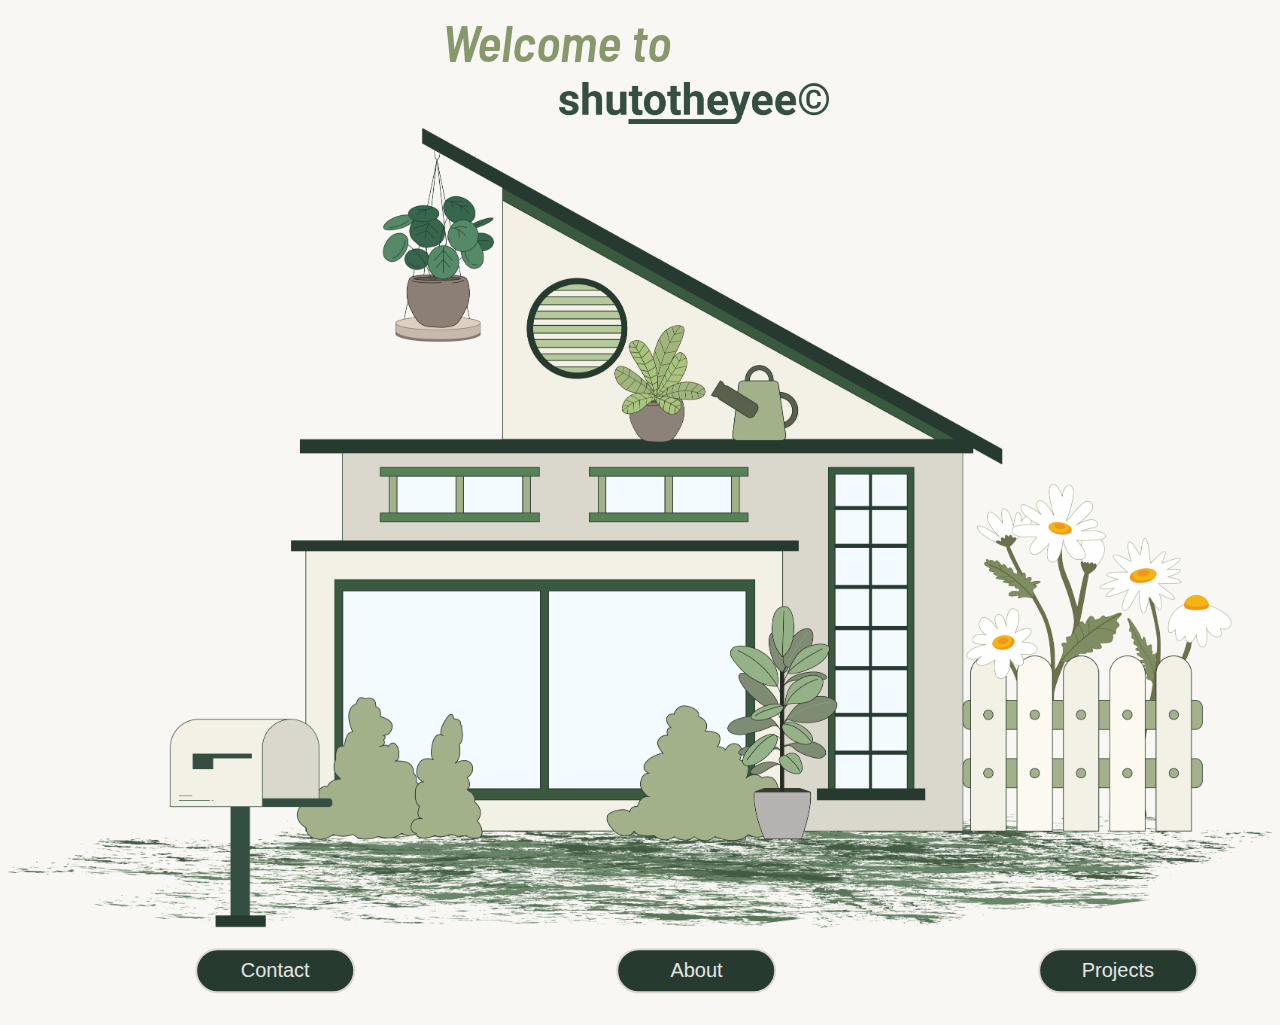
<file: index.html>
<!DOCTYPE html>
<html>

<head>
    <title>shutotheyee©</title>
    <link rel="shortcut icon" type="image/png" href="Assets/favicon.png">
    <link rel="stylesheet" href="styles.css">
    <link rel="stylesheet" href="https://fonts.google.com/specimen/Barlow+Semi+Condensed">
    <link rel="preconnect" href="https://fonts.googleapis.com">
    <link rel="preconnect" href="https://fonts.gstatic.com" crossorigin>
    <link href="https://fonts.googleapis.com/css2?family=Barlow+Semi+Condensed:ital,wght@1,600&display=swap"
        rel="stylesheet">
    <meta name="viewport" content="width=device-width, initial-scale=1.0">
    <style>
        img {
            display: block;
            margin-left: auto;
            margin-right: auto;
        }
    </style>
</head>

<body style="background-color: #F8F7F3;">
    <!-- Big Box Start -->

    <div id="BoxCategory_" style="width: 100%; height: 50px; margin: auto; display:flex; align-items:left; ">

        <!-- UpRight Box Start -->
        <div id="BoxCategory_" style="width: 30%; height: auto; align-items: center; margin: 5px;">
        </div>
        <!-- UpRight Box End -->

        <!-- UpMid Box Start -->
        <div id="BoxCategory_"
            style="width: 30%; height: auto; margin: -75px; padding-left: 120px; padding-top: 10px; padding-bottom: 10px; text-align: left;">
            <p id="G600" class="text-0" style="font-size:4vw"> Welcome to </p>
        </div>
        <!-- UpMid Box End -->

        <!-- UpRight Box Start -->
        <div id="BoxCategory_" style="width: 40%; height: auto; align-items: center; margin: 5px;">
        </div>
        <!-- UpRight Box End -->

    </div>

    <br>

    <div id="BoxCategory_" style="width: 58%; height: 50px; margin: auto; display:flex; align-items:left; ">

        <!-- DownLeft Box Start -->
        <div id="BoxCategory_" style="width: 58%; height: auto; align-items: center; margin: 5px; ">
        </div>
        <!-- DownLeft Box End -->

        <!-- DownMid Box Start -->
        <div id="BoxCategory_" style="width: 58%; height: auto; margin: 5px;">
            <img src="Assets/shutotheyee.png" alt="shutotheyee© logo" class="responsive" width="auto" height="auto"
                class="logo_center">
        </div>
        <!-- DownMid Box End-->

        <!-- DownRight Box Start -->
        <div id="BoxCategory_" style="width: 35%; height: auto; align-items: center; margin: 5px;">
        </div>
        <!-- DownRight Box End -->

    </div>

    <!-- Big Box End -->

    <div>

        <img src="Assets/Intro.png" alt="Intro" class="responsive" width="100%" height="100%">

        <br>

        <!-- Buttons Start -->

        <div id="BoxCategory_" style="width: 100%; height: 70px; align-items: center; margin: auto; display:flex;">

            <div id="BoxCategory_" class="btn-group_1" style="width: 90%; height: auto; margin: 120px;">
                <button type="button" onclick="window.location.href='Contact.html';">Contact</button>
            </div>

            <div id="BoxCategory_" class="btn-group_1" style="width: 90%; height: auto; margin: 120px;">
                <button type="button" onclick="window.location.href='About.html';">About</button>
            </div>

            <div id="BoxCategory_" class="btn-group_1" style="width: 90%; height: auto; margin: 120px;">
                <a href="#Projects"></a>
                <button type="button" onclick="window.location.href='About.html#Projects';">Projects</button>
            </div>





        </div>

        <!-- Buttons End -->



    </div>


</body>

</html>
</file>
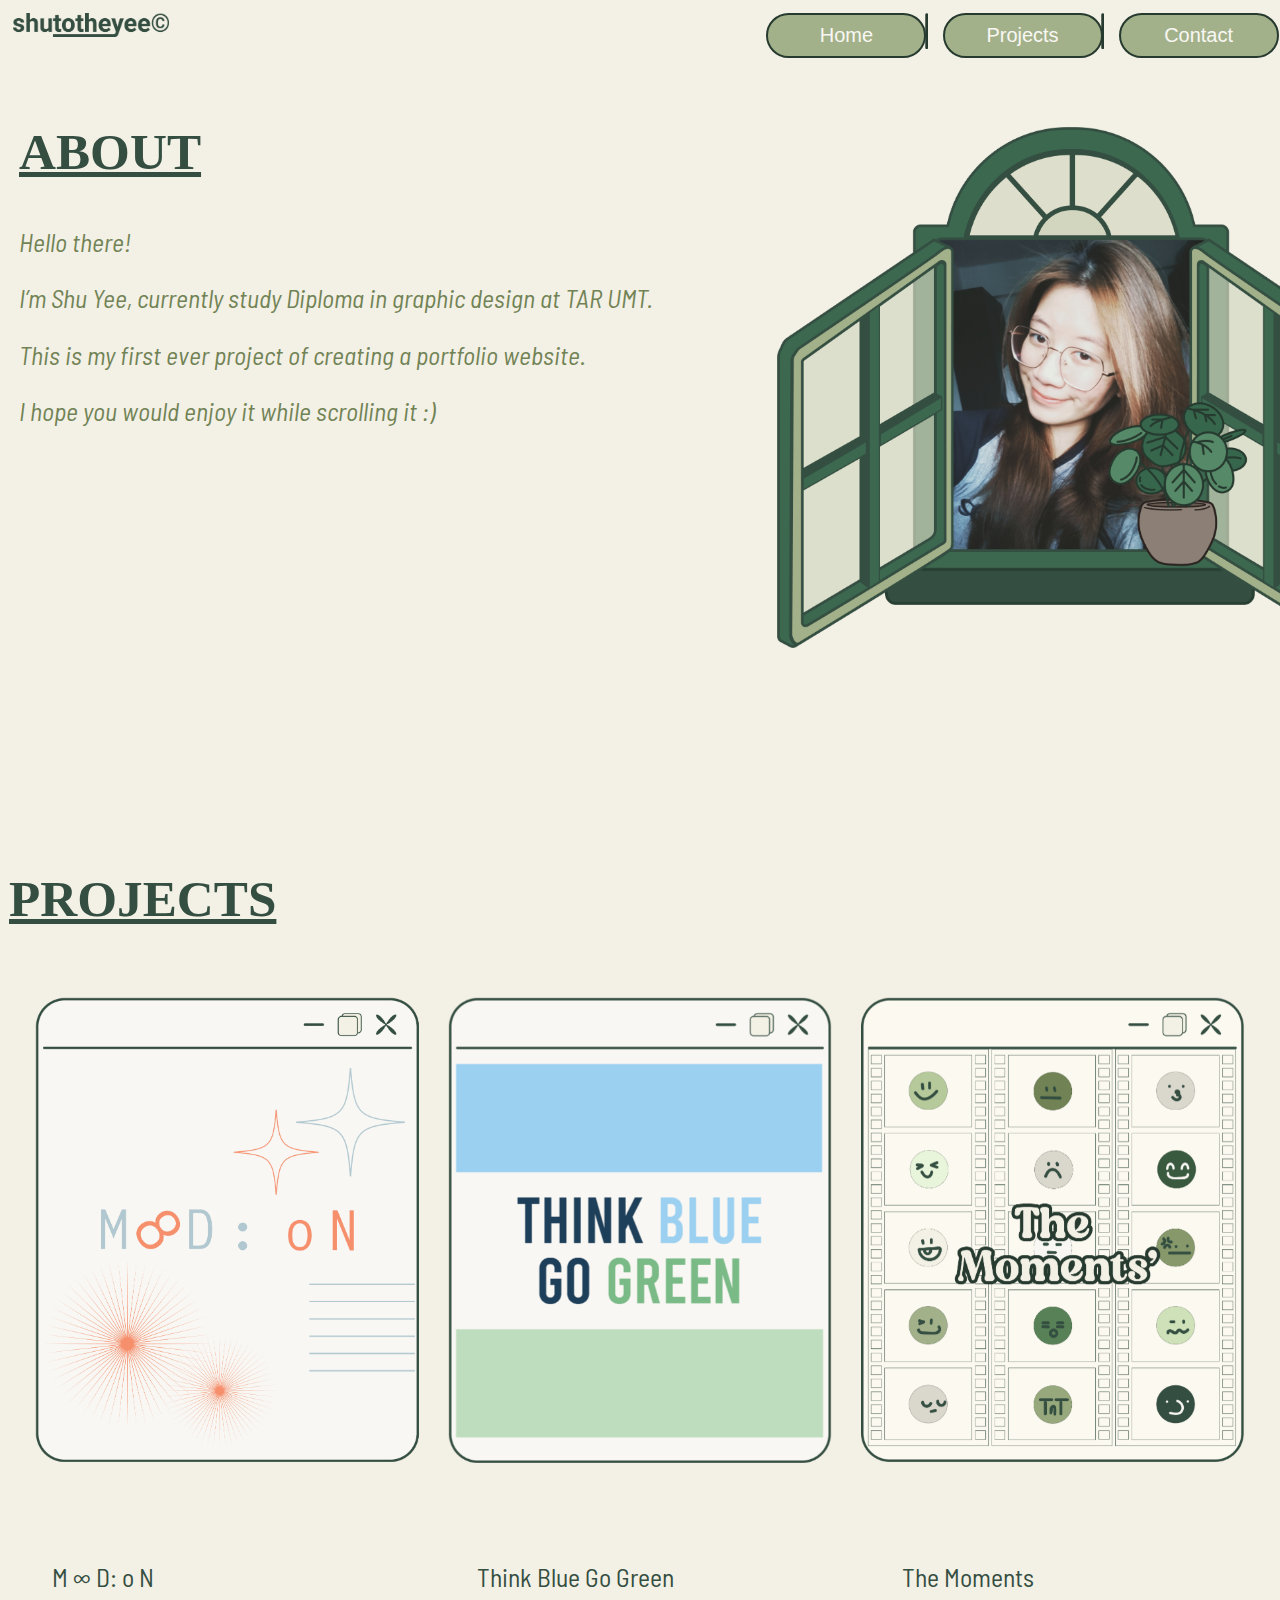
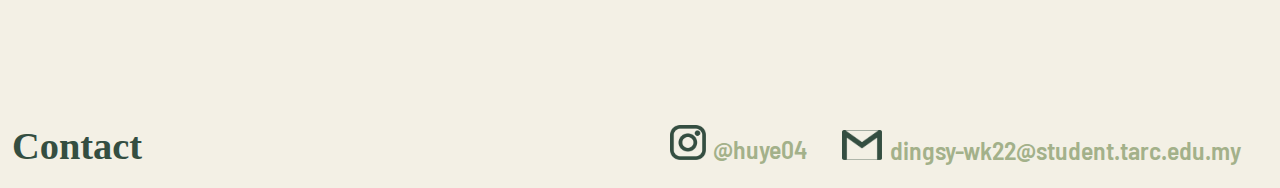
<file: About.html>
<!DOCTYPE html>
<html>

<head>
    <title>shutotheyee© - About</title>
    <link rel="shortcut icon" type="image/png" href="Assets/favicon.png">
    <link rel="stylesheet" href="styles.css">
    <link rel="stylesheet" href="https://fonts.google.com/specimen/Barlow+Semi+Condensed">
    <link rel="preconnect" href="https://fonts.googleapis.com">
    <link rel="preconnect" href="https://fonts.gstatic.com" crossorigin>
    <link href="https://fonts.googleapis.com/css2?family=Barlow+Semi+Condensed:ital,wght@0,400;0,600;1,500&display=swap"
        rel="stylesheet">
    <meta name="viewport" content="width=device-width, initial-scale=1.0">
    <style>
        img {
            display: block;
            margin-left: auto;
            margin-right: auto;
        }
    </style>
</head>

<body style="background-color: #F3F0E5;">

    <!-- Logo & Buttons Start -->

    <div id="BoxCategory_" style="width: 100%; height: 50px; margin: auto; display:flex; align-items:left; ">

        <!-- Left Box Start -->
        <div id="BoxCategory_" style="width: 15%; height: auto; align-items: center; margin: 5px;">
            <img src="Assets/shutotheyee.png" alt="shutotheyee© logo" class="responsive" width="auto" height="auto"
                class="logo_center">
        </div>
        <!-- Left Box End -->

        <!-- Mid Box Start -->
        <div id="BoxCategory_" style="width: 55%; height: auto; align-items: center; margin: 5px;">
        </div>
        <!-- Mid Box End -->

        <!-- Right Box Start -->
        <div id="BoxCategory_" style="width: 40%; height: auto; align-items: left; margin: 5px; display:flex;">

            <!-- Buttons Box Start -->
            <div id="BoxCategory_" class="btn-group_2"
                style="width: 160px; height: auto; margin: 0px; padding-left: 5px; padding-top: 0px; padding-right: 5px; padding-bottom: 5px;">
                <button type="button" onclick="window.location.href='index.html';">Home</button>
            </div>

            <div id="BoxCategory_"
                style="width: 3px; height: auto; margin: 0px; padding-left: 10px; padding-top: -10px; padding-right: 10px; padding-bottom: 45px;">
                <img src="Assets/Line.png" alt="Line" class="responsive" width="auto" height="auto">
            </div>

            <div id="BoxCategory_" class="btn-group_2"
                style="width: 160px; height: auto; margin: 0px; padding-left: 5px; padding-top: 0px; padding-right: 5px; padding-bottom: 5px;">
                <a href="#Projects"></a>
                <button type="button" onclick="window.location.href='About.html#Projects';">Projects</button>
            </div>

            <div id="BoxCategory_"
                style="width: 3px; height: auto; margin: 0px; padding-left: 10px; padding-top: -10px; padding-right: 10px; padding-bottom: 45px;">
                <img src="Assets/Line.png" alt="Line" class="responsive" width="auto" height="auto">
            </div>

            <div id="BoxCategory_" class="btn-group_2"
                style="width: 160px; height: auto; margin: 0px; padding-left: 5px; padding-top: 0px; padding-right: 5px; padding-bottom: 5px;">
                <button type="button" onclick="window.location.href='Contact.html';">Contact</button>
            </div>
            <!-- Buttons Box End -->

        </div>
        <!-- Right Box End -->

    </div>

    <!-- Logo & Buttons End -->



    <br>



    <!-- ABOUT Start -->

    <div id="BoxCategory_"
        style="width:100%; height: 700px; margin:auto; display: flex; align-items: left;padding-top: 10px;padding-bottom: 10px;padding-right: 0px;padding-left: 10px;">

        <!-- Section 1.1 Start -->
        <div id="BoxCategory_" style="width: 60%; margin: 1px;">

            <h1 id="G900" style="font-size:4vw;font-family: Bebas; text-decoration: underline; padding-bottom: 10px;">
                <a>ABOUT</a>
            </h1>

            <p id="G650" style="font-size: 2vw; font-family: Barlow Semi Condensed; font-style: italic;">
                Hello there!</p>

            <p id="G650" style="font-size: 2vw; font-family: Barlow Semi Condensed; font-style: italic;">
                I’m Shu Yee, currently study Diploma in graphic design at TAR UMT. </p>

            <p id="G650" style="font-size: 2vw; font-family: Barlow Semi Condensed; font-style: italic;">
                This is my first ever project of creating a portfolio website.</p>

            <p id="G650" style="font-size: 2vw; font-family: Barlow Semi Condensed; font-style: italic;">
                I hope you would enjoy it while scrolling it :) </p>

        </div>
        <!-- Section 1.1 End -->



        <!-- Section 1.2 Start -->
        <div id="BoxCategory_" style="width: 40%; padding-top: 40px; padding-left: 0px; padding-bottom: 10px;">
            <img src="Assets/About me.png" alt="About Me" class="responsive">
        </div>
        <!-- Section 1.2 End -->

    </div>

    <!-- ABOUT End -->

    <br>
    <br>

    <!-- PROJECTS Start -->

    <!-- Section 2.1 Start -->

    <div id="BoxCategory_" style="width: 100%; margin: 1px;">
        <a id="Projects">
            <h1 id="G900" style="font-size:4vw;font-family: Bebas; text-decoration: underline; padding-bottom: 10px;">
                PROJECTS
            </h1>
        </a>
    </div>

    <!-- Section 2.1 End -->

    <!-- Section 2.2 Start -->

    <div id="BoxCategory_"
        style="width:98%; height: 550px; margin:auto; display: flex; align-items: left;padding-top: 10px;padding-bottom: 10px;padding-right: 10px;padding-left: 10px;">

        <div id="BoxCategory_" class="container-20"
            style="width: 33%; height: 530px; align-items: center; margin: 15px;">
            <a href="Project01.html">
                <img src="Assets/Project01_Mood_On.png" alt="MOOD_ON" class="responsive container-20 image-20"
                    width="100%" height="100%">
            </a>
            <div class="middle-20"></div>
        </div>

        <div id="BoxCategory_" class="container-20"
            style="width: 33%; height: 530px; align-items: center; margin: 15px;">
            <a href="Project02.html">
                <img src="Assets/Project02_ThinkBlueGoGreen.png" alt="Think Blue Go Green"
                    class="responsive container-20 image-20" width="100%" height="100%">
            </a>
            <div class="middle-20"></div>
        </div>

        <div id="BoxCategory_" class="container-20"
            style="width: 33%; height: 530px; align-items: center; margin: 15px;">
            <a href="Project03.html">
                <img src="Assets/Project03_TheMoments.png" alt="The Moments" class="responsive container-20 image-20"
                    width="100%" height="100%">
            </a>
            <div class="middle-20"></div>
        </div>

        <!-- Section 2.2 End -->

    </div>

    <!-- Section 2.3 Start -->
    <div id="BoxCategory_"
        style="width:98%; height: 90px; margin:auto; display: flex; align-items:flex-start;padding-top: 0px;padding-bottom: 10px;padding-right: 10px;padding-left: 10px;">

        <div id="BoxCategory_"
            style="width: 30%; height: 70px; align-items: flex-start; margin: -7px; padding-left: 38px; padding-top: -30px; font-size:2vw; font-family: Barlow Semi Condensed; font-style: normal;">
            <p id="G900">
                M ∞ D: o N </p>
        </div>

        <div id="BoxCategory_"
            style="width: 30%; height: 70px; align-items: flex-start; margin: -7px; padding-left: 75px; padding-top: -30px; font-size:2vw; font-family: Barlow Semi Condensed; font-style: normal;">
            <p id="G900">
                Think Blue Go Green </p>
        </div>

        <div id="BoxCategory_"
            style="width: 30%; height: 70px; align-items: flex-start; margin: -7px; padding-left: 75px; padding-top: -30px; font-size:2vw; font-family: Barlow Semi Condensed; font-style: normal;">
            <p id="G900">
                The Moments </p>
        </div>


    </div>
    <!-- Section 2.3 End -->

    <!-- PROJECTS End -->

    <br>
    <br>
    <br>

    <!--FOOTER Start-->

    <div id="BoxCategory_" style="width: 100%; height: 80px; margin: auto; display:flex; align-items:left; ">

        <!-- Left Box Start -->
        <div id="BoxCategory_"
            style="width: 10%; height: auto; align-items: center; margin: -1px; padding-left: 5px; padding-top: -10px;">
            <h1 id="G900" style="font-size:3vw;font-family: Bebas; padding-bottom: 10px;">
                Contact </h1>
        </div>
        <!-- Left Box End -->



        <!-- Mid Box Start -->
        <div id="BoxCategory_" style="width: 42%; height: auto; align-items: center; margin: 5px;">
        </div>
        <!-- Mid Box End -->



        <!-- Right Box Start -->
        <div id="BoxCategory_"
            style="width: 48%; height: auto; align-items: left; margin: 5px; padding-top: -10px; display:flex;">

            <!-- IG & Gmail Start -->
            <div id="BoxCategory_" style="width: 40px; height: 50px; margin: 10px; padding-top: 10px;">
                <img src="Assets/IG.png" alt="IG" class="responsive" width="auto" height="auto">
            </div>

            <div id="BoxCategory_"
                style="width: 100px; height: auto; margin: -3px; padding-top: -10px; font-size:2vw; font-family: Barlow Semi Condensed; font-style: semibold;">
                <p id="G500" class="text-5">
                    @huye04 </p>
            </div>

            <div id="BoxCategory_" style="width: 10px; height: auto; margin: 10px; padding-top: -10px;">
            </div>

            <div id="BoxCategory_" style="width: 45px; height: 50px; margin: 10px; padding-top: 15px;">
                <img src="Assets/Gmail.png" alt="Gmail" class="responsive" width="auto" height="auto">
            </div>

            <div id="BoxCategory_"
                style="width: 430px; height: auto; margin: -2px; padding-top: -10px; font-size:2vw; font-family: Barlow Semi Condensed; font-style: semibold;">
                <p id="G500" class="text-5">
                    dingsy-wk22@student.tarc.edu.my </p>
            </div>
            <!-- IG & Gmail End -->

        </div>
        <!-- Right Box End -->

    </div>

    <!--FOOTER End-->




</body>

</html>
</file>
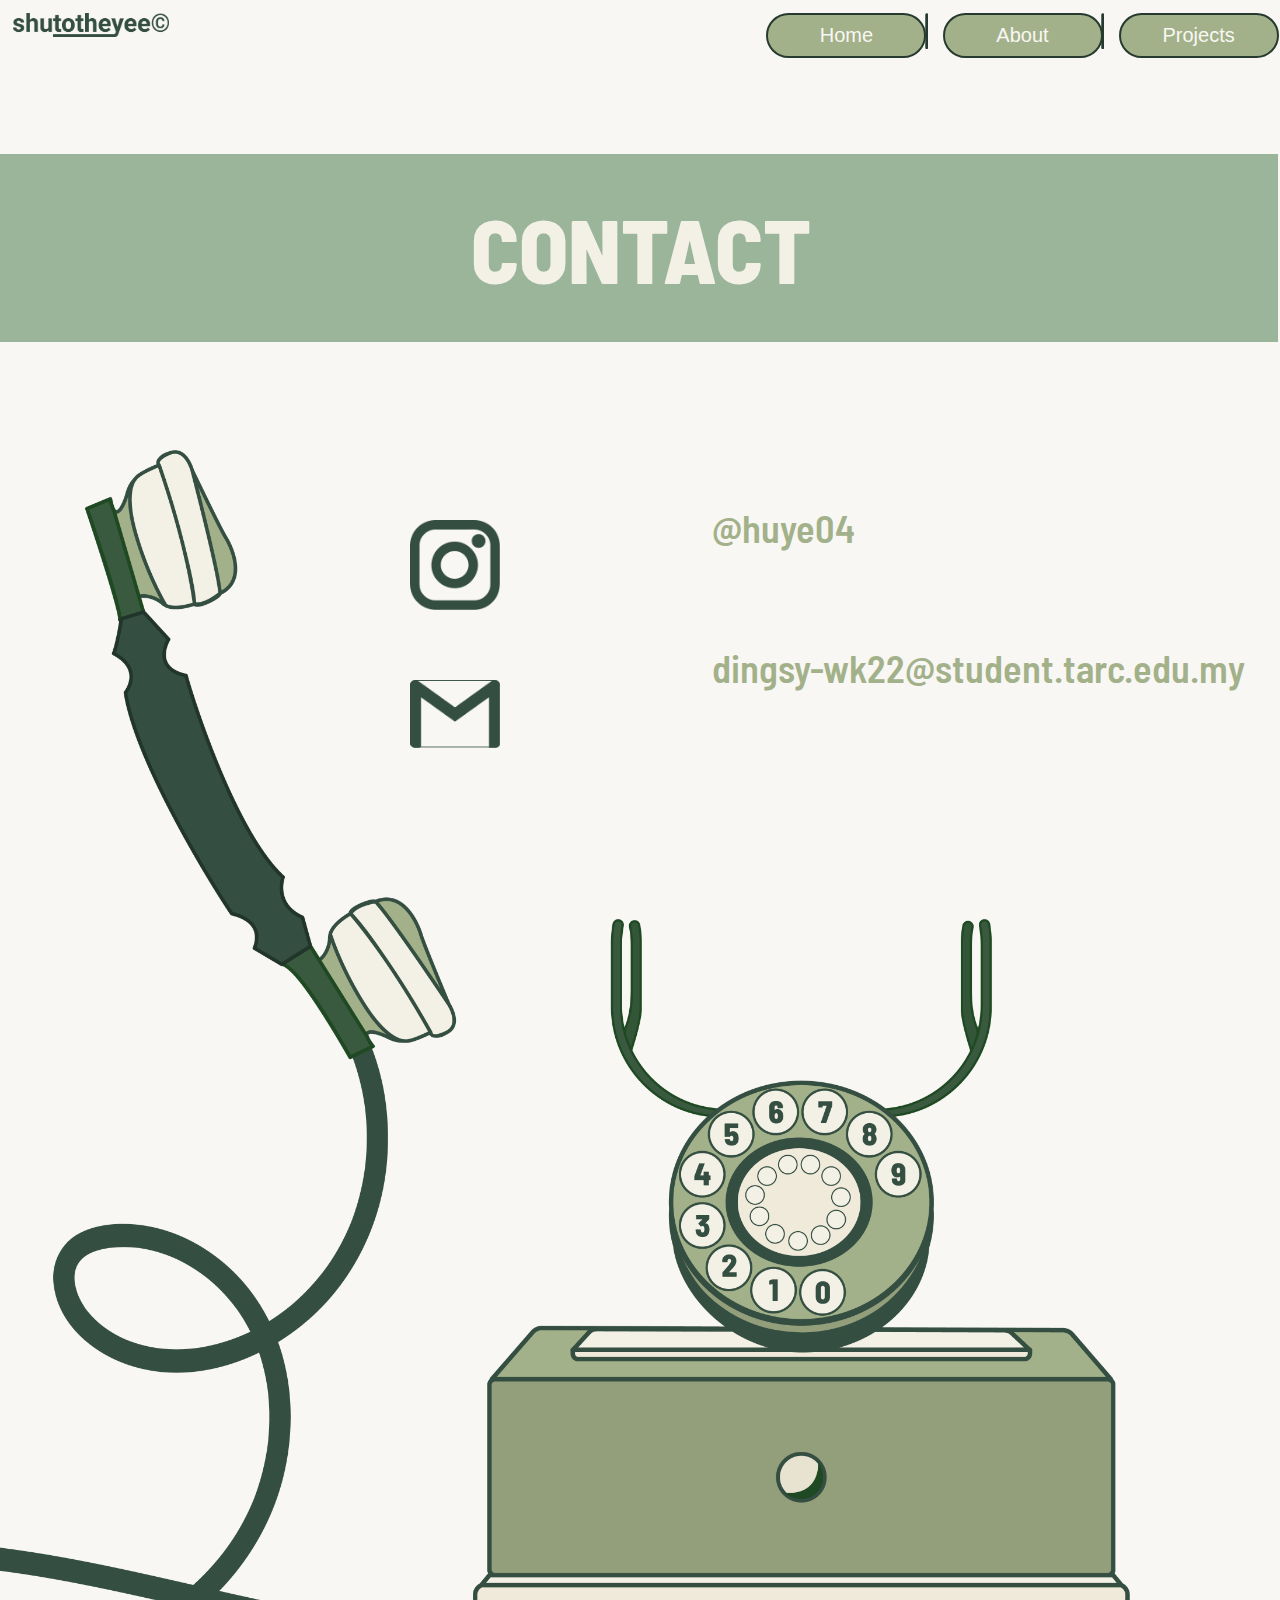
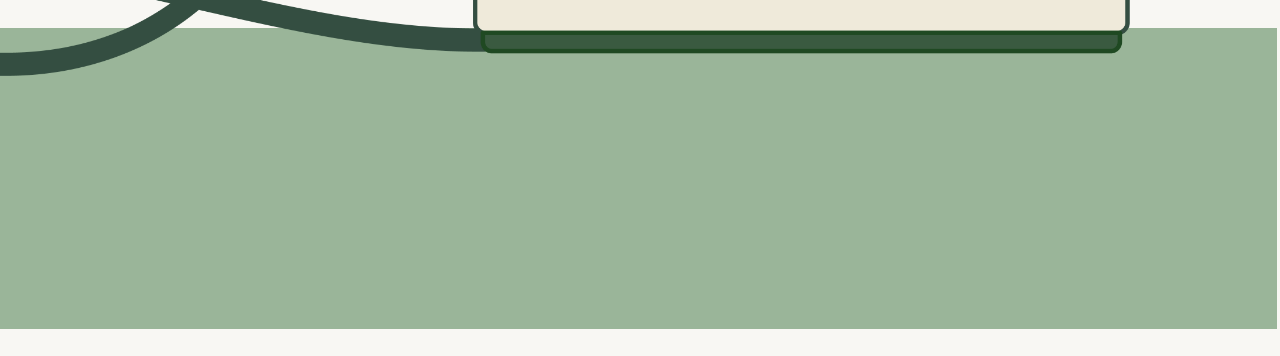
<file: Contact.html>
<!DOCTYPE html>
<html>

<head>
    <title>shutotheyee© - Contact</title>
    <link rel="shortcut icon" type="image/png" href="Assets/favicon.png">
    <link rel="stylesheet" href="styles.css">
    <link rel="stylesheet" href="https://fonts.google.com/specimen/Barlow+Semi+Condensed">
    <link rel="preconnect" href="https://fonts.googleapis.com">
    <link rel="preconnect" href="https://fonts.gstatic.com" crossorigin>
    <link href="https://fonts.googleapis.com/css2?family=Barlow+Semi+Condensed:wght@600;800&display=swap"
        rel="stylesheet">
    <meta name="viewport" content="width=device-width, initial-scale=1.0">
    <style>
        img {
            display: block;
            margin-left: auto;
            margin-right: auto;
        }
    </style>
</head>

<body style="background-color: #F8F7F3;">

    <!-- Logo & Buttons Start -->

    <div id="BoxCategory_" style="width: 100%; height: 50px; margin: auto; display:flex; align-items:left; ">

        <!-- Left Box Start -->
        <div id="BoxCategory_" style="width: 15%; height: auto; align-items: center; margin: 5px;">
            <img src="Assets/shutotheyee.png" alt="shutotheyee© logo" class="responsive" width="auto" height="auto"
                class="logo_center">
        </div>
        <!-- Left Box End -->

        <!-- Mid Box Start -->
        <div id="BoxCategory_" style="width: 55%; height: auto; align-items: center; margin: 5px;">
        </div>
        <!-- Mid Box End -->

        <!-- Right Box Start -->
        <div id="BoxCategory_" style="width: 40%; height: auto; align-items: left; margin: 5px; display:flex;">

            <!-- Buttons Box Start -->
            <div id="BoxCategory_" class="btn-group_2"
                style="width: 160px; height: auto; margin: 0px; padding-left: 5px; padding-top: 0px; padding-right: 5px; padding-bottom: 5px;">
                <button type="button" onclick="window.location.href='index.html';">Home</button>
            </div>

            <div id="BoxCategory_"
                style="width: 3px; height: auto; margin: 0px; padding-left: 10px; padding-top: -10px; padding-right: 10px; padding-bottom: 45px;">
                <img src="Assets/Line.png" alt="Line" class="responsive" width="auto" height="auto">
            </div>

            <div id="BoxCategory_" class="btn-group_2"
                style="width: 160px; height: auto; margin: 0px; padding-left: 5px; padding-top: 0px; padding-right: 5px; padding-bottom: 5px;">
                <button type="button" onclick="window.location.href='About.html';">About</button>
            </div>

            <div id="BoxCategory_"
                style="width: 3px; height: auto; margin: 0px; padding-left: 10px; padding-top: -10px; padding-right: 10px; padding-bottom: 45px;">
                <img src="Assets/Line.png" alt="Line" class="responsive" width="auto" height="auto">
            </div>

            <div id="BoxCategory_" class="btn-group_2"
                style="width: 160px; height: auto; margin: 0px; padding-left: 5px; padding-top: 0px; padding-right: 5px; padding-bottom: 5px;">
                <a href="#Projects"></a>
                <button type="button" onclick="window.location.href='About.html#Projects';">Projects</button>
            </div>
            <!-- Buttons Box End -->

        </div>
        <!-- Right Box End -->

    </div>

    <!-- Logo & Buttons End -->


    <br><br><br><br><br>


    <!--Section 1 Start-->

    <div id="BoxCategory_" style="width: 100%; margin: 1px;">

        <div class="container">

            <div style="width: 102%; height: auto; margin-top: 0px; margin-bottom: 0px; margin-right: -10px; margin-left: -20px;">
                <img src="Assets/Rectangle 2.png" alt="Rectangle 2" class="responsive" width="auto" height="auto"> 
            </div>
            

            <div class="centered text-10">
                CONTACT
            </div>

        </div>

    </div>

    <!--Section 1 End-->


    <br><br><br><br><br>


    <!-- Section 2 Start -->

    <div id="BoxCategory_"
        style="width:99%; height: 1250px; margin:auto; display: flex; align-items: left;padding-top: 10px;padding-bottom: 10px;padding-right: 10px;padding-left: 10px;">


        <!-- Section 1.1 Start -->

        <div id="BoxCategory_"
            style="width: 3000px; height: auto; margin: -3px; padding-top: -10px; font-size:2vw; font-family: Barlow Semi Condensed; font-style: semibold;">
        </div>

        <!-- Section 1.1 Start -->

        <!-- Section 1.2 Start -->
        <div id="BoxCategory_" style="width: 99%; height: auto;">
            <img src="Assets/Contact.png" alt="Contact" class="responsive image9" width="auto" height="auto">

            <div id="BoxCategory_"
                style="width: 200px; height: 20px; margin: 10px; padding-left: 10px; padding-top: 10px; padding-right: 10px;">
                <img src="Assets/IG.png" alt="IG" class="responsive-2 top-right-1" width="100px" height="100px">
            </div>

            <div id="BoxCategory_"
                style="width: 700px; height: auto; margin: 10px; margin-top: -20px;padding-left: 690px; padding-top: -10px; font-size:2vw; font-family: Barlow Semi Condensed; font-style: semibold;">
                <p id="G500" class="text-11 top-right">
                    @huye04 </p>
            </div>

            <div id="BoxCategory_"
                style="width: 205px; height: 10px; margin: 10px; padding-left: 10px; padding-top: 10px; padding-right: 10px;">
                <img src="Assets/Gmail.png" alt="Gmail" class="responsive-2 top-right-2" width="100px" height="100px">
            </div>

            <div id="BoxCategory_"
                style="width: 700px; height: auto; margin: 10px; margin-bottom: 10px;padding-left: 690px; padding-top: -10px; font-size:2vw; font-family: Barlow Semi Condensed; font-style: semibold;">
                <p id="G500" class="text-11 top-right">
                    dingsy-wk22@student.tarc.edu.my </p>
            </div>

        </div>
        <!-- Section 1.2 End -->

        <!-- Section 1.3 Start -->
        <div id="BoxCategory_"
            style="width:900px; height: 1240px; margin:auto; display: flex; align-items: left; padding-top: 10px;padding-bottom: 0px;padding-right: 10px;padding-left: 10px;">
        </div>

    </div>
    <!-- Section 1.3 End -->

    <div id="BoxCategory_" style="width: 102%; height: 240px; margin-top: 0px; margin-bottom: 0px; margin-right: -10px; margin-left: -20px;">
        <img src="Assets/Rectangle 3.png" alt="Rectangle 3" class="responsive image10" width="1500px" height="350px">
    </div>

    <!-- Section 1 End -->



</body>

</html>
</file>
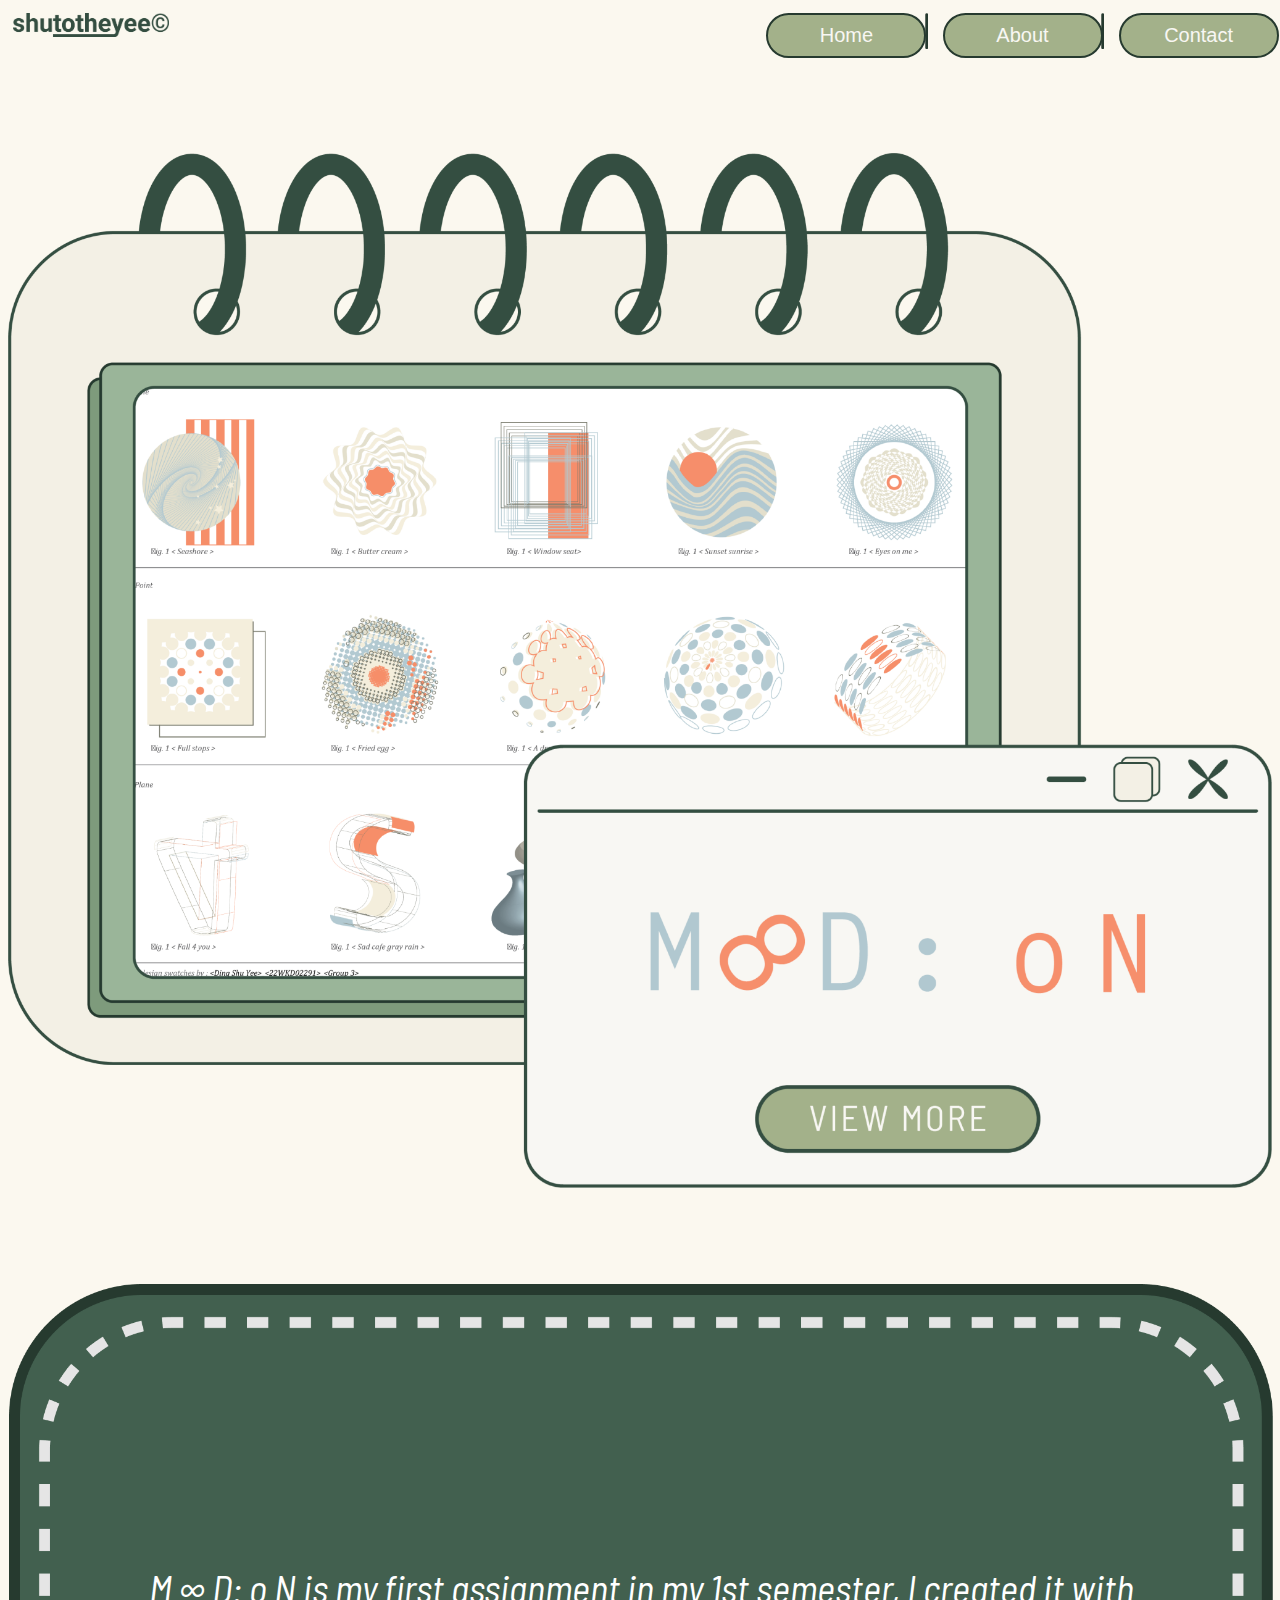
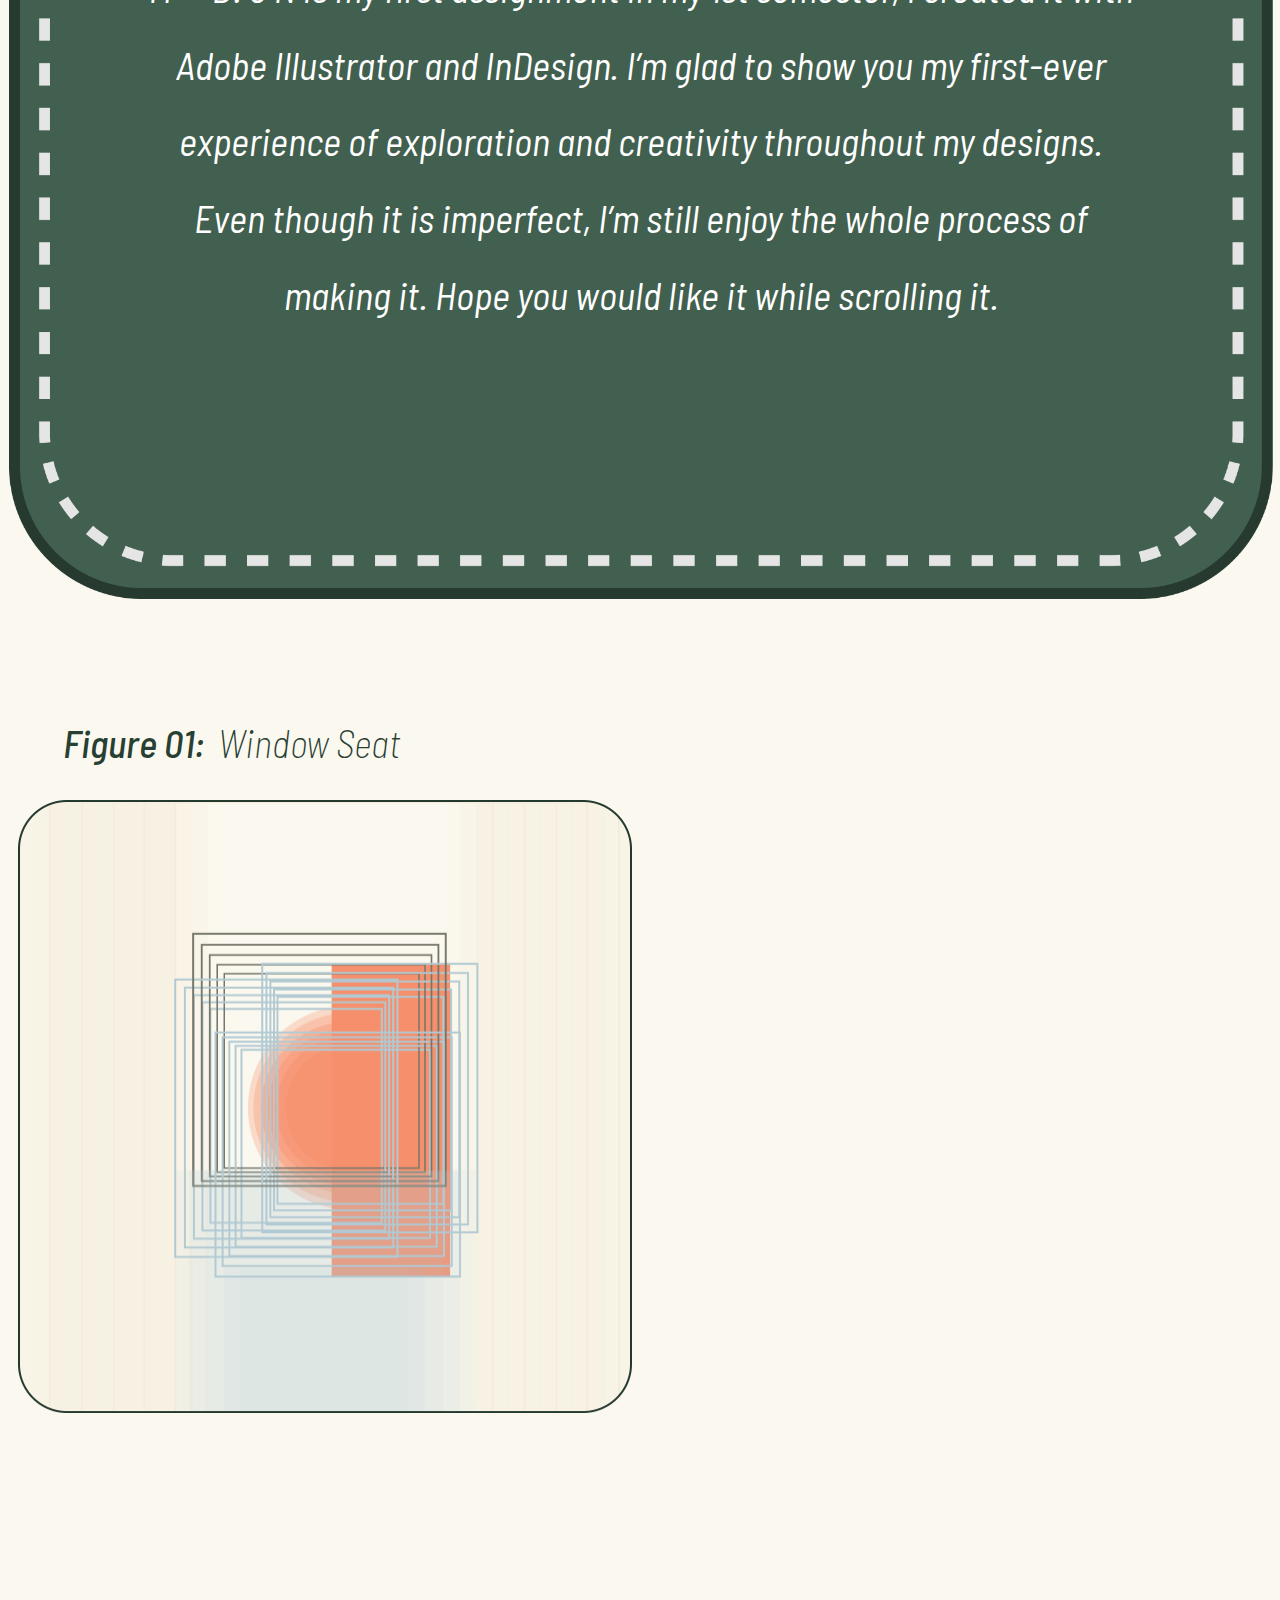
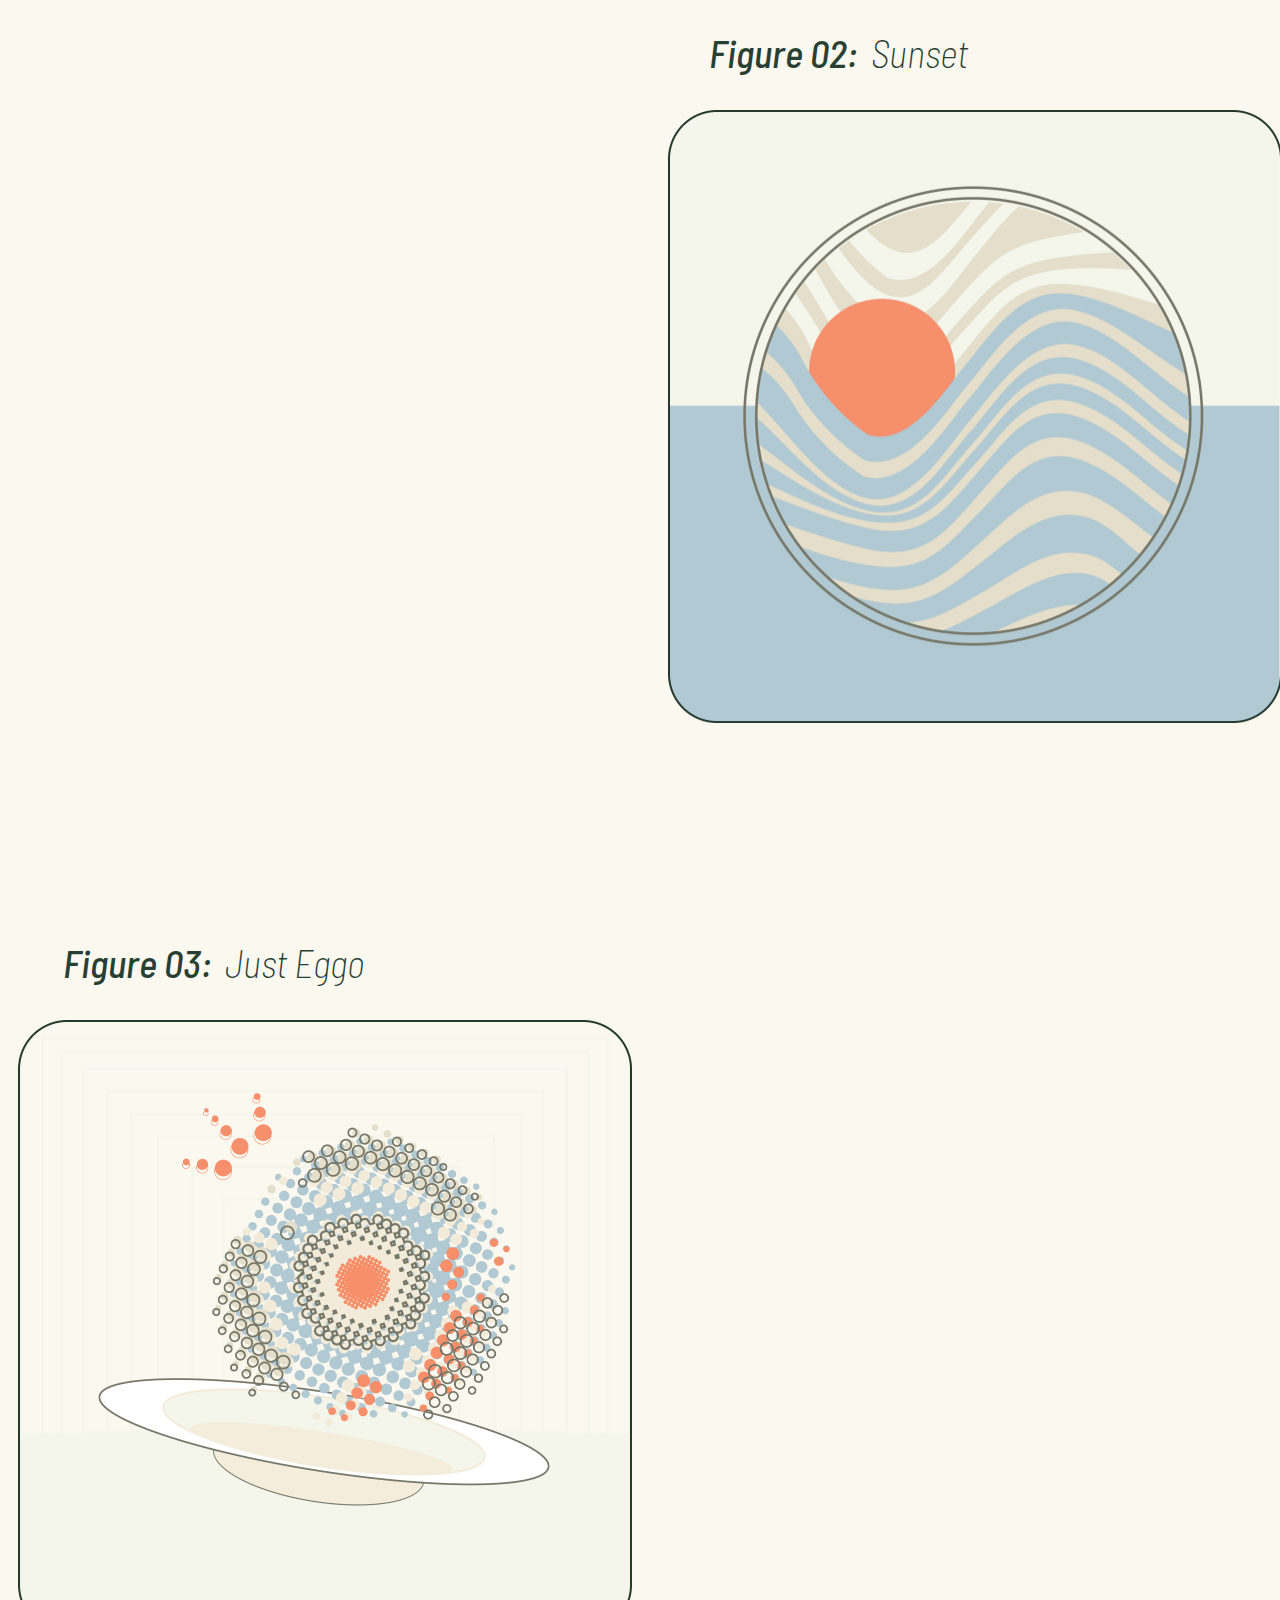
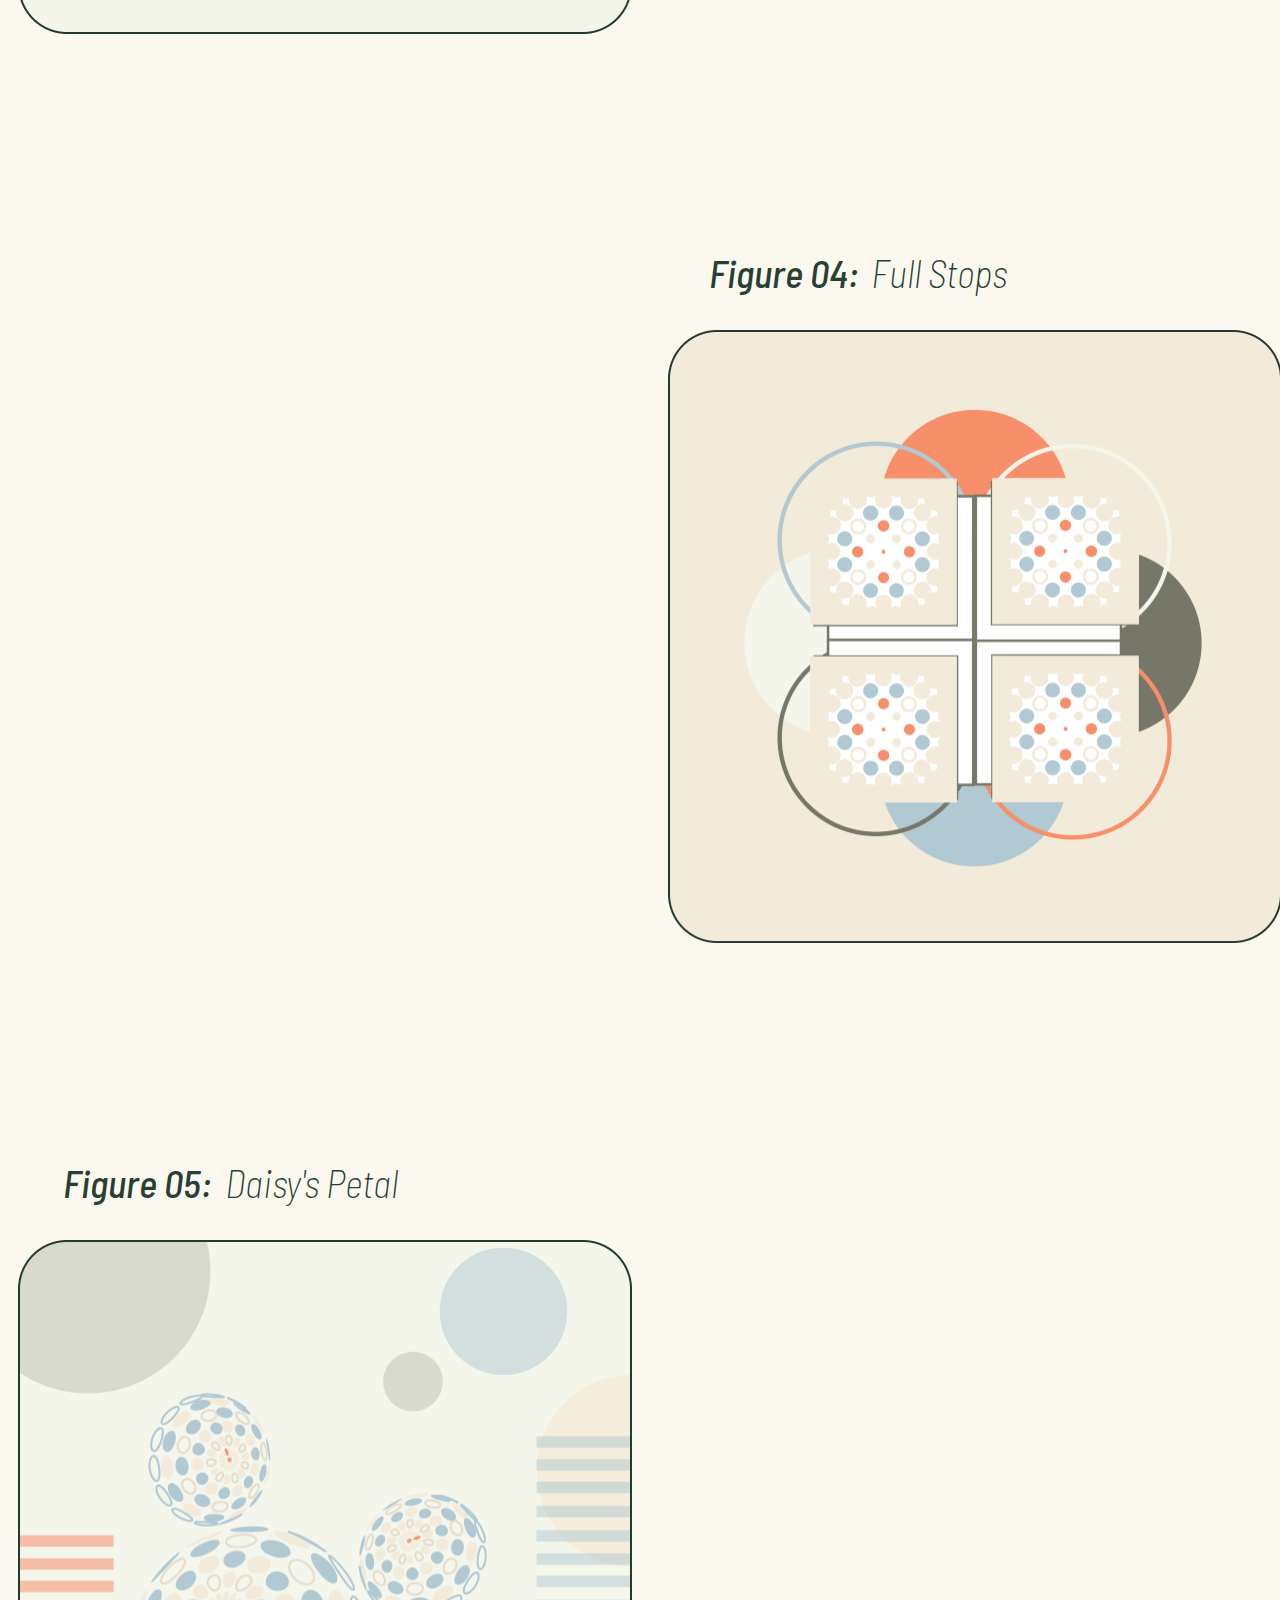
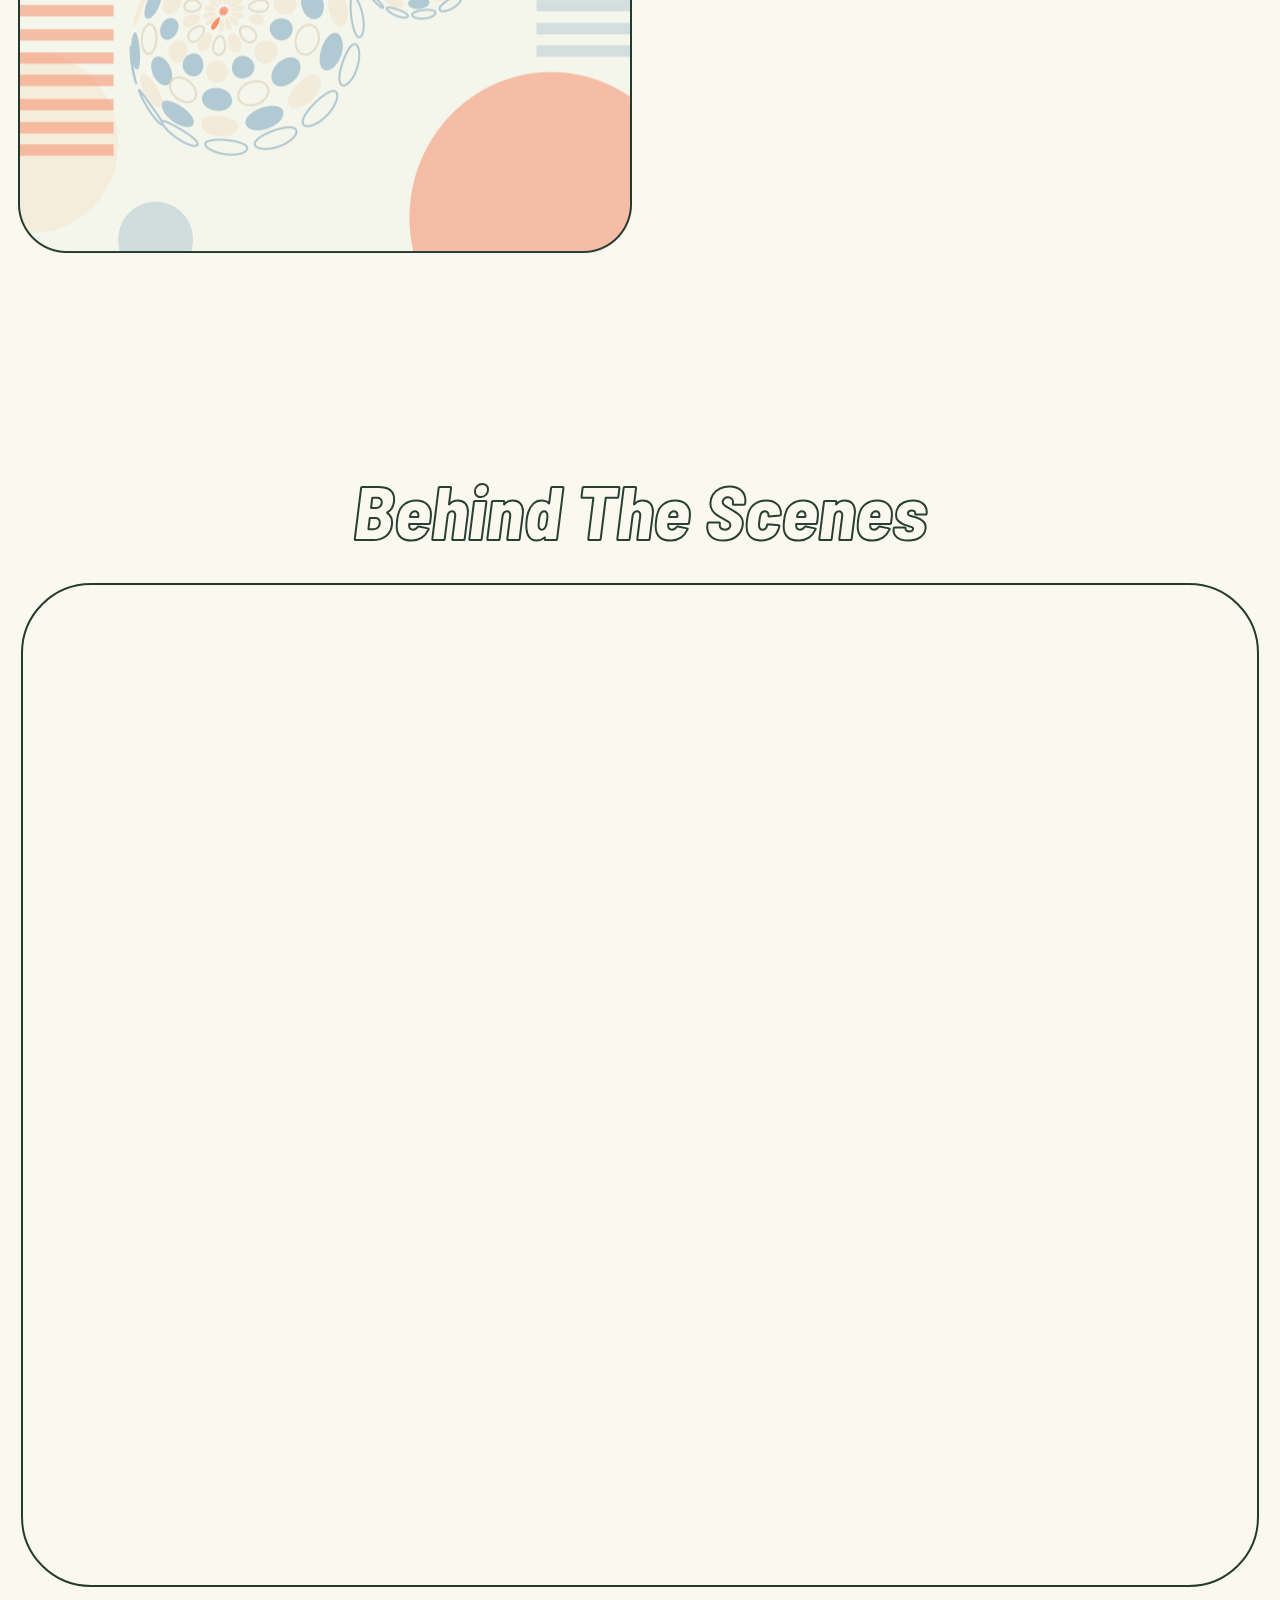
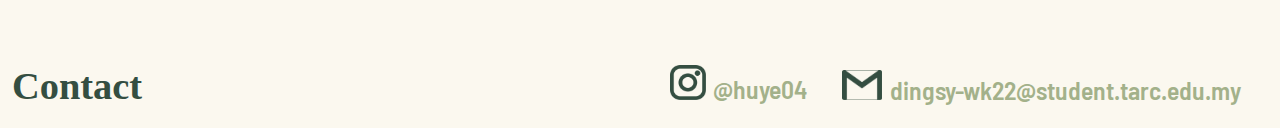
<file: Project01.html>
<!DOCTYPE html>
<html>

<head>
    <title>shutotheyee© - Project 01</title>
    <link rel="shortcut icon" type="image/png" href="Assets/favicon.png">
    <link rel="stylesheet" href="styles.css">
    <link rel="stylesheet" href="https://fonts.google.com/specimen/Barlow+Semi+Condensed">
    <link rel="preconnect" href="https://fonts.googleapis.com">
    <link rel="preconnect" href="https://fonts.gstatic.com" crossorigin>
    <link
        href="https://fonts.googleapis.com/css2?family=Barlow+Semi+Condensed:ital,wght@0,100;0,600;1,300;1,400;1,500;1,800&display=swap"
        rel="stylesheet">
    <meta name="viewport" content="width=device-width, initial-scale=1.0">
    <style>
        img {
            display: block;
            margin-left: auto;
            margin-right: auto;
        }
    </style>
</head>

<body style="background-color: #FBF8EF;">

    <!-- Logo & Buttons Start -->

    <div id="BoxCategory_" style="width: 100%; height: 50px; margin: auto; display:flex; align-items:left; ">

        <!-- Left Box Start -->
        <div id="BoxCategory_" style="width: 15%; height: auto; align-items: center; margin: 5px;">
            <img src="Assets/shutotheyee.png" alt="shutotheyee© logo" class="responsive" width="auto" height="auto"
                class="logo_center">
        </div>
        <!-- Left Box End -->

        <!-- Mid Box Start -->
        <div id="BoxCategory_" style="width: 55%; height: auto; align-items: center; margin: 5px;">
        </div>
        <!-- Mid Box End -->

        <!-- Right Box Start -->
        <div id="BoxCategory_" style="width: 40%; height: auto; align-items: left; margin: 5px; display:flex;">

            <!-- Buttons Box Start -->
            <div id="BoxCategory_" class="btn-group_2"
                style="width: 160px; height: auto; margin: 0px; padding-left: 5px; padding-top: 0px; padding-right: 5px; padding-bottom: 5px;">
                <button type="button" onclick="window.location.href='index.html';">Home</button>
            </div>

            <div id="BoxCategory_"
                style="width: 3px; height: auto; margin: 0px; padding-left: 10px; padding-top: -10px; padding-right: 10px; padding-bottom: 45px;">
                <img src="Assets/Line.png" alt="Line" class="responsive" width="auto" height="auto">
            </div>

            <div id="BoxCategory_" class="btn-group_2"
                style="width: 160px; height: auto; margin: 0px; padding-left: 5px; padding-top: 0px; padding-right: 5px; padding-bottom: 5px;">
                <button type="button" onclick="window.location.href='About.html';">About</button>
            </div>

            <div id="BoxCategory_"
                style="width: 3px; height: auto; margin: 0px; padding-left: 10px; padding-top: -10px; padding-right: 10px; padding-bottom: 45px;">
                <img src="Assets/Line.png" alt="Line" class="responsive" width="auto" height="auto">
            </div>

            <div id="BoxCategory_" class="btn-group_2"
                style="width: 160px; height: auto; margin: 0px; padding-left: 5px; padding-top: 0px; padding-right: 5px; padding-bottom: 5px;">
                <button type="button" onclick="window.location.href='Contact.html';">Contact</button>
            </div>
            <!-- Buttons Box End -->

        </div>
        <!-- Right Box End -->

    </div>

    <!-- Logo & Buttons End -->


    <br><br><br><br><br>


    <!--Intro image & Text Start-->

    <img src="Assets/P01_MoodOn.png" alt="P01 MOOD_ON" class="responsive" width="auto" height="auto">

    <br><br><br><br><br>

    <div id="BoxCategory_" style="width: 100%; margin: 1px;">

        <div class="container">

            <img src="Assets/P01_TextBox.png" alt="P01 TextBox" class="responsive" width="auto" height="auto">

            <div id="#W100" class="centered text-1">
                M ∞ D: o N is my first assignment in my 1st semester, I created it with Adobe Illustrator and InDesign.
                I’m glad to show you my first-ever experience of exploration and creativity throughout my designs.
                <br>
                Even though it is imperfect, I’m still enjoy the whole process of making it.
                Hope you would like it while scrolling it.
            </div>

        </div>

    </div>

    <!--Intro image & Text End-->

    <br><br><br><br><br>

    <!--Artwork Display Start-->

    <!-- Section 1 Start -->
    <div id="BoxCategory_"
        style="width:100%; height: 85px; margin:auto; display: flex; align-items: left;padding-top: 10px;padding-bottom: 0px;padding-right: 10px;padding-left: 10px;">

        <div id="BoxCategory_" style="width: 40px; height: 80px; margin-right: 10px;">
        </div>

        <div id="BoxCategory_" style="width: 170px; height: 80px; padding-top: -10px; margin-right: 5px;">
            <p id="G950" class="text-2">
                Figure 01:
            </p>
        </div>

        <div id="BoxCategory_" style="width: 300px; height: 80px;">
            <p id="G950" class="text-3">
                Window Seat
            </p>
        </div>

        <div id="BoxCategory_" style="width: 900px; height: 80px; margin-left: 10px;">
        </div>

    </div>

    <div id="BoxCategory_"
        style="width:100%; height: 700px; margin:auto; display: flex; align-items: left;padding-top: 10px;padding-bottom: 10px;padding-right: 10px;padding-left: 10px;">

        <!-- Section 1.1 Start -->
        <div id="BoxCategory_" style="width: 700px; ">
            <img src="Assets/P01_F01_WindowSeat.png" alt="WindowSeat" class="responsive" width="auto" height="auto">
        </div>
        <!-- Section 1.1 End -->

        <!-- Section 1.2 Start -->
        <div id="BoxCategory_" style="width: 730px; margin-left: 10px;"></div>
        <!-- Section 1.2 End -->

    </div>
    <!-- Section 1 End -->

    <br><br><br><br><br>

    <!-- Section 2 Start -->
    <div id="BoxCategory_"
        style="width:100%; height: 85px; margin:auto; display: flex; align-items: left;padding-top: 10px;padding-bottom: 0px;padding-right: 10px;padding-left: 10px;">

        <div id="BoxCategory_" style="width: 780px; height: 80px; margin-right: 10px;">
        </div>

        <div id="BoxCategory_" style="width: 180px; height: 80px; padding-top: -10px; margin-right: 5px;">
            <p id="G950" class="text-2">
                Figure 02:
            </p>
        </div>

        <div id="BoxCategory_" style="width: 300px; height: 80px;">
            <p id="G950" class="text-3">
                Sunset
            </p>
        </div>

        <div id="BoxCategory_" style="width: 160px; height: 80px; margin-left: 10px;">
        </div>

    </div>

    <div id="BoxCategory_"
        style="width:100%; height: 700px; margin:auto; display: flex; align-items: left;padding-top: 10px;padding-bottom: 10px;padding-right: 10px;padding-left: 10px;">

        <!-- Section 2.1 Start -->
        <div id="BoxCategory_" style="width: 730px; "></div>
        <!-- Section 2.1 End -->

        <!-- Section 2.2 Start -->
        <div id="BoxCategory_" style="width: 700px; margin-left: 10px;">
            <img src="Assets/P01_F02_Sunset.png" alt="Sunset" class="responsive" width="auto" height="auto">
        </div>
        <!-- Section 2.2 End -->

    </div>
    <!-- Section 2 End -->

    <br><br><br><br><br>

    <!-- Section 3 Start -->
    <div id="BoxCategory_"
        style="width:100%; height: 85px; margin:auto; display: flex; align-items: left;padding-top: 10px;padding-bottom: 0px;padding-right: 10px;padding-left: 10px;">

        <div id="BoxCategory_" style="width: 40px; height: 80px; margin-right: 10px;">
        </div>

        <div id="BoxCategory_" style="width: 180px; height: 80px; padding-top: -10px; margin-right: 5px;">
            <p id="G950" class="text-2">
                Figure 03:
            </p>
        </div>

        <div id="BoxCategory_" style="width: 300px; height: 80px;">
            <p id="G950" class="text-3">
                Just Eggo
            </p>
        </div>

        <div id="BoxCategory_" style="width: 900px; height: 80px; margin-left: 10px;">
        </div>

    </div>

    <div id="BoxCategory_"
        style="width:100%; height: 700px; margin:auto; display: flex; align-items: left;padding-top: 10px;padding-bottom: 10px;padding-right: 10px;padding-left: 10px;">

        <!-- Section 3.1 Start -->
        <div id="BoxCategory_" style="width: 700px; ">
            <img src="Assets/P01_F03_JustEggo.png" alt="JustEggo" class="responsive" width="auto" height="auto">
        </div>
        <!-- Section 3.1 End -->

        <!-- Section 3.2 Start -->
        <div id="BoxCategory_" style="width: 730px; margin-left: 10px;"></div>
        <!-- Section 3.2 End -->

    </div>
    <!-- Section 3 End -->

    <br><br><br><br><br>

    <!-- Section 4 Start -->
    <div id="BoxCategory_"
        style="width:100%; height: 85px; margin:auto; display: flex; align-items: left;padding-top: 10px;padding-bottom: 0px;padding-right: 10px;padding-left: 10px;">

        <div id="BoxCategory_" style="width: 780px; height: 80px; margin-right: 10px;">
        </div>

        <div id="BoxCategory_" style="width: 180px; height: 80px; padding-top: -10px; margin-right: 5px;">
            <p id="G950" class="text-2">
                Figure 04:
            </p>
        </div>

        <div id="BoxCategory_" style="width: 300px; height: 80px;">
            <p id="G950" class="text-3">
                Full Stops
            </p>
        </div>

        <div id="BoxCategory_" style="width: 160px; height: 80px; margin-left: 10px;">
        </div>

    </div>

    <div id="BoxCategory_"
        style="width:100%; height: 700px; margin:auto; display: flex; align-items: left;padding-top: 10px;padding-bottom: 10px;padding-right: 10px;padding-left: 10px;">

        <!-- Section 4.1 Start -->
        <div id="BoxCategory_" style="width: 730px; "></div>
        <!-- Section 4.1 End -->

        <!-- Section 4.2 Start -->
        <div id="BoxCategory_" style="width: 700px; margin-left: 10px;">
            <img src="Assets/P01_F04_FullStops.png" alt="FullStops" class="responsive" width="auto" height="auto">
        </div>
        <!-- Section 4.2 End -->

    </div>
    <!-- Section 4 End -->

    <br><br><br><br><br>

    <!-- Section 5 Start -->
    <div id="BoxCategory_"
        style="width:100%; height: 85px; margin:auto; display: flex; align-items: left;padding-top: 10px;padding-bottom: 0px;padding-right: 10px;padding-left: 10px;">

        <div id="BoxCategory_" style="width: 40px; height: 80px; margin-right: 10px;">
        </div>

        <div id="BoxCategory_" style="width: 180px; height: 80px; padding-top: -10px; margin-right: 5px;">
            <p id="G950" class="text-2">
                Figure 05:
            </p>
        </div>

        <div id="BoxCategory_" style="width: 300px; height: 80px;">
            <p id="G950" class="text-3">
                Daisy's Petal
            </p>
        </div>

        <div id="BoxCategory_" style="width: 900px; height: 80px; margin-left: 10px;">
        </div>

    </div>

    <div id="BoxCategory_"
        style="width:100%; height: 700px; margin:auto; display: flex; align-items: left;padding-top: 10px;padding-bottom: 10px;padding-right: 10px;padding-left: 10px;">

        <!-- Section 5.1 Start -->
        <div id="BoxCategory_" style="width: 700px; ">
            <img src="Assets/P01_F05_Daisy'sPetal.png" alt="Daisy'sPetal" class="responsive" width="auto" height="auto">
        </div>
        <!-- Section 5.1 End -->

        <!-- Section 5.2 Start -->
        <div id="BoxCategory_" style="width: 730px; margin-left: 10px;"></div>
        <!-- Section 5.2 End -->

    </div>
    <!-- Section 5 End -->

    <!--Artwork Display End-->

    <br><br><br><br><br><br>

    <!--BTS Start-->

    <div id="BoxCategory_"
        style="width:98%; height: 100px; margin:auto; display: flex; align-items: left; padding-right: 10px;padding-left: 10px;">
        <p class="text-4" style="width: 100%; height: 100px; margin: 0px; padding-top: 0px; ">
            Behind The Scenes
        </p>
    </div>

    <br>

    <div id="BoxCategory_"
        style="width: 98%; height: 1000px; margin:auto; display: flex; align-items: left; padding-right: 10px;padding-left: 10px;">
        <iframe class="box-1" width="100%" height="100%" src="https://www.youtube.com/embed/CN4GLz_ipZc"
            title="YouTube video player" allowfullscreen></iframe>
    </div>

    <!--BTS End-->

    <br><br><br>

    <!--FOOTER Start-->

    <div id="BoxCategory_" style="width: 100%; height: 80px; margin: auto; display:flex; align-items:left; ">

        <!-- Left Box Start -->
        <div id="BoxCategory_"
            style="width: 10%; height: auto; align-items: center; margin: -1px; padding-left: 5px; padding-top: -10px;">
            <h1 id="G900" style="font-size:3vw;font-family: Bebas; padding-bottom: 10px;">
                Contact </h1>
        </div>
        <!-- Left Box End -->



        <!-- Mid Box Start -->
        <div id="BoxCategory_" style="width: 42%; height: auto; align-items: center; margin: 5px;">
        </div>
        <!-- Mid Box End -->



        <!-- Right Box Start -->
        <div id="BoxCategory_"
            style="width: 48%; height: auto; align-items: left; margin: 5px; padding-top: -10px; display:flex;">

            <!-- IG & Gmail Start -->
            <div id="BoxCategory_" style="width: 40px; height: 50px; margin: 10px; padding-top: 10px;">
                <img src="Assets/IG.png" alt="IG" class="responsive" width="auto" height="auto">
            </div>

            <div id="BoxCategory_"
                style="width: 100px; height: auto; margin: -3px; padding-top: -10px; font-size:2vw; font-family: Barlow Semi Condensed; font-style: semibold;">
                <p id="G500" class="text-5">
                    @huye04 </p>
            </div>

            <div id="BoxCategory_" style="width: 10px; height: auto; margin: 10px; padding-top: -10px;">
            </div>

            <div id="BoxCategory_" style="width: 45px; height: 50px; margin: 10px; padding-top: 15px;">
                <img src="Assets/Gmail.png" alt="Gmail" class="responsive" width="auto" height="auto">
            </div>

            <div id="BoxCategory_"
                style="width: 430px; height: auto; margin: -2px; padding-top: -10px; font-size:2vw; font-family: Barlow Semi Condensed; font-style: semibold;">
                <p id="G500" class="text-5">
                    dingsy-wk22@student.tarc.edu.my </p>
            </div>
            <!-- IG & Gmail End -->

        </div>
        <!-- Right Box End -->

    </div>

    <!--FOOTER End-->



</body>

</html>
</file>
<file: styles.css>
body {
    font-family: "Barlow Semi Condensed", sans-serif;
}

@font-face {
    font-family: Devitta;
    src: url(Devitta.ttf)
}

/* COLOR Start */

#R100 {
    color: #F4837A
}

#B100 {
    color: #9BD0F1
}

#G100 {
    color: #80C28D
}

#G200 {
    color: #E9F5DB
}

#G300 {
    color: #CFE1B9
}

#G400 {
    color: #B5C99A
}

#G500 {
    color: #A3B18A
}

#G550 {
    color: #97A97C
}

#G600 {
    color: #87986A
}

#G650 {
    color: #718355
}

#G700 {
    color: #588157
}

#G800 {
    color: #3A5A40
}

#G900 {
    color: #344E41
}

#G950 {
    color: #283F33
}

#E100 {
    color: #F8F7F3
}

#E200 {
    color: #F3F0E5
}

#E300 {
    color: #DAD7CD
}

#W100 {
    color: #FFFFFF
}

/* COLOR End */


/* DIV BOX Color Start */
#BoxCategory_1 {
    background-color: blue
}

#BoxCategory_2 {
    background-color: blueviolet
}

#BoxCategory_3 {
    background-color: #ffee00
}

#BoxCategory_4 {
    background-color: chartreuse;
}

#BoxCategory_5 {
    background-color: crimson;
}

#BoxCategory_6 {
    background-color: orange;
}

/* DIV BOX Color End */


/* Image responsive Start */

.responsive {
    width: 100%;
    height: auto;
}

.responsive-1 {
    width: 80%;
    height: auto;
}

.responsive-2 {
    width: 7%;
    height: auto;
}

/* Image responsive End */


/* Center Image Start */

.logo_center {
    display: block;
    margin-left: auto;
    margin-right: auto;
    width: 100%;
}

/* Center Image End */


/* Group Buttons 1 Start */

.btn-group_1 button {
    position: absolute;
    top: auto;
    left: auto;
    transform: translate(42%, -75%);
    background-color: #263A2F;
    color: #E5E5E5;
    /* Text */
    font-size: 20px;
    font-family: Bebas, Sans-serif;
    padding: 7px 40px;
    /* Some padding */
    border: 2px solid #DAD7CD;
    cursor: pointer;
    /* Pointer/hand icon */
    border-radius: 45px;
    text-align: center;
    float: left;
    /* Float the buttons side by side */
    width: 160px;
    height: 45px;
}

.btn-group_1 button:not(:last-child) {
    border-right: none;
    /* Prevent double borders */
}

.btn-group_1 container {
    position: relative;
    width: 100%;
    max-width: 400px;
}

.btn-group_1 img {
    width: 100%;
    height: auto;
}

/* Clear floats (clearfix hack) */
.btn-group_1:after {
    content: "";
    clear: both;
    display: table;
}

/* Add a background color on hover */
.btn-group_1 button:hover {
    background-color: #DAD7CD;
    border: 2px solid #263A2F;
    color: #263A2F;
    /* Text */

}


/* Group Buttons 1 End */


/* Group Buttons 2 Start */

.btn-group_2 button {
    position: absolute;
    top: auto;
    left: auto;
    background-color: #A3B18A;
    color: #F8F7F3;
    /* Text */
    font-size: 20px;
    font-family: Bebas, Sans-serif;
    padding: 7px 40px;
    /* Some padding */
    border: 2px solid #263A2F;
    cursor: pointer;
    /* Pointer/hand icon */
    border-radius: 45px;
    text-align: center;
    float: left;
    /* Float the buttons side by side */
    width: 160px;
    height: 45px;
}

.btn-group_2 button:not(:last-child) {
    border-right: none;
    /* Prevent double borders */
}

.btn-group_2 container {
    position: relative;
    width: 100%;
    max-width: 400px;
}

.btn-group_2 img {
    width: 100%;
    height: auto;
}

/* Clear floats (clearfix hack) */
.btn-group_2:after {
    content: "";
    clear: both;
    display: table;
}

/* Add a background color on hover */
.btn-group_2 button:hover {
    background-color: #DAD7CD;
    border: 2px solid #263A2F;
    color: #263A2F;
    /* Text */

}


/* Group Buttons 2 End */



/* Text Start*/

.text-0 {
    font-family: 'Barlow Semi Condensed';
    font-style: italic;
    font-weight: 600;
    font-size: 3vw;
    line-height: 96px;

    color: #87986A;
}

.text-1 {
    position: absolute;
    width: 1006px;
    height: 775px;
    left: 218px;
    top: 1568px;

    font-family: 'Barlow Semi Condensed';
    font-style: italic;
    font-weight: 400;
    font-size: 3vw;
    line-height: 200%;
    /* or 88px */

    display: flex;
    align-items: center;
    text-align: center;

    color: #FFFFFF;
}

.text-2 {
    font-family: 'Barlow Semi Condensed';
    font-style: italic;
    font-weight: 500;
    font-size: 3vw;
    line-height: 0px;

    color: #283F33;
}

.text-3 {
    font-family: 'Barlow Semi Condensed';
    font-style: italic;
    font-weight: 250;
    font-size: 3vw;
    line-height: 0px;

    color: #283F33;
}

.text-4 {
    font-family: 'Barlow Semi Condensed';
    font-style: italic;
    font-weight: 800;
    font-size: 6vw;
    line-height: 118%;

    text-align: center;

    -webkit-text-fill-color: #FBF8EF;
    -webkit-text-stroke: solid #283F33;
    -webkit-text-stroke-color: #283F33;
    -webkit-text-stroke-width: 2px;
}

.text-5 {
    font-family: 'Barlow Semi Condensed';
    font-style: Semi bold;
    font-weight: 600;
    font-size: 2vw;
    line-height: 43px;

    color: #A3B18A;
}

.text-6 {
    position: absolute;
    width: 1200px;
    height: 900px;

    font-family: 'Barlow Semi Condensed';
    font-style: italic;
    font-weight: 400;
    font-size: 3vw;
    line-height: 70px;

    color: #283F33;
}

.text-7 {
    font-family: 'Barlow Semi Condensed';
    font-style: extra bold;
    font-weight: 800;
    font-size: 7vw;
    line-height: 118%;

    -webkit-text-fill-color: #FBF8EF;
    -webkit-text-stroke: solid #283F33;
    -webkit-text-stroke-color: #283F33;
    -webkit-text-stroke-width: 2px;

    letter-spacing: 0.06em;
}

.text-8 {
    font-family: 'Barlow Semi Condensed';
    font-style: italic;
    font-weight: 800;
    font-size: 5vw;
    line-height: 118%;

    letter-spacing: 0.015em;
}

.text-9 {
    font-family: 'Devitta';
    font-style: normal;
    font-weight: 400;
    font-size: 7vw;
    line-height: 72.02%;

    -webkit-text-fill-color: #F3F0E5;
    -webkit-text-stroke: solid;
    -webkit-text-stroke-color: #263A2F;
    -webkit-text-stroke-width: 4px;
}

.text-10 {
    font-family: 'Barlow Semi Condensed';
    font-style: normal;
    font-weight: 800;
    font-size: 7vw;
    line-height: 180px;
    display: flex;
    align-items: center;
    text-align: center;

    color: #F3F0E5;
}

.text-11 {
    font-family: 'Barlow Semi Condensed';
    font-style: Semi bold;
    font-weight: 600;
    font-size: 3vw;
    line-height: 43px;

    color: #A3B18A;
}

/* Text End*/



/* Text on Image Start */

/* Container holding the image and the text */
.container {
    position: relative;
    text-align: center;
    color: white;
}

/* Bottom left text */
.bottom-left {
    position: absolute;
    bottom: 8px;
    left: 16px;
}

/* Top left text */
.top-left {
    position: absolute;
    top: 8px;
    left: 16px;
}

/* Top right text */
.top-right-1 {
    position: absolute;
    top: 520px;
    right: 780px;
}

.top-right-2 {
    position: absolute;
    top: 680px;
    right: 780px;
}

/* Bottom right text */
.bottom-right {
    position: absolute;
    bottom: 8px;
    right: 16px;
}

/* Centered text */
.centered {
    position: absolute;
    top: 50%;
    left: 50%;
    transform: translate(-50%, -50%);
}

.centered-1 {
    position: absolute;
    top: 67%;
    left: 50%;
    transform: translate(-50%, -50%);
}

/* Text on Image End */



/* Overlay Image Start */

.parent {
    position: relative;
    top: 0;
    left: 0;
}

.image1 {
    position: relative;
    /* at back */
    top: 0;
    left: 0;
    z-index: 1;
}

.image2 {
    position: absolute;
    /* in front */
    top: 7220px;
    left: 0px;
    z-index: 2;
}

.image3 {
    position: relative;
    top: 1000px;
    left: 20px;
    z-index: 3;
}

.image4 {
    position: absolute;
    top: 160px;
    left: 0px;
    z-index: 4;
}

/* photography part */
.image5 {
    position: absolute;
    top: 1700px;
    left: -80px;
    z-index: 5;
}

.image6 {
    position: absolute;
    top: 2650px;
    left: 300px;
    z-index: 6;
}

.image7 {
    position: absolute;
    top: 3700px;
    left: -80px;
    z-index: 7;
}

.image8 {
    position: absolute;
    top: 4650px;
    left: 300px;
    z-index: 8;
}

.image9 {
    position: absolute;
    /* in front */
    top: 450px;
    left: -150px;
    z-index: 9;
}

.image10 {
    position: relative;
    top: -80px;
    left: 0px;
    z-index: 1;
}

/* Overlay Image End */



/* Box for vid Start */

.box-1 {
    border: 2px solid #253A2F;
    border-radius: 70px;
    overflow: scroll;
}

.box-2 {
    border: 2px solid #253A2F;
    border-radius: 35px;
    overflow: scroll;
}

/* Box for vid End */



/* Overlay effect 20 Start */

.container-20 {
    position: relative;
    width: 50%;
}

.image-20 {
    opacity: 1;
    display: block;
    width: 100%;
    height: auto;
    transition: .5s ease;
    backface-visibility: hidden;
}

.middle-20 {
    transition: .5s ease;
    opacity: 0;
    position: absolute;
    top: 50%;
    left: 50%;
    transform: translate(-50%, -50%);
    -ms-transform: translate(-50%, -50%);
    text-align: center;
}

.container-20:hover .image-20 {
    opacity: 0.3;
}

.container-20:hover .middle-20 {
    opacity: 0.3;
}

/* Overlay effect 20 End */
</file>
